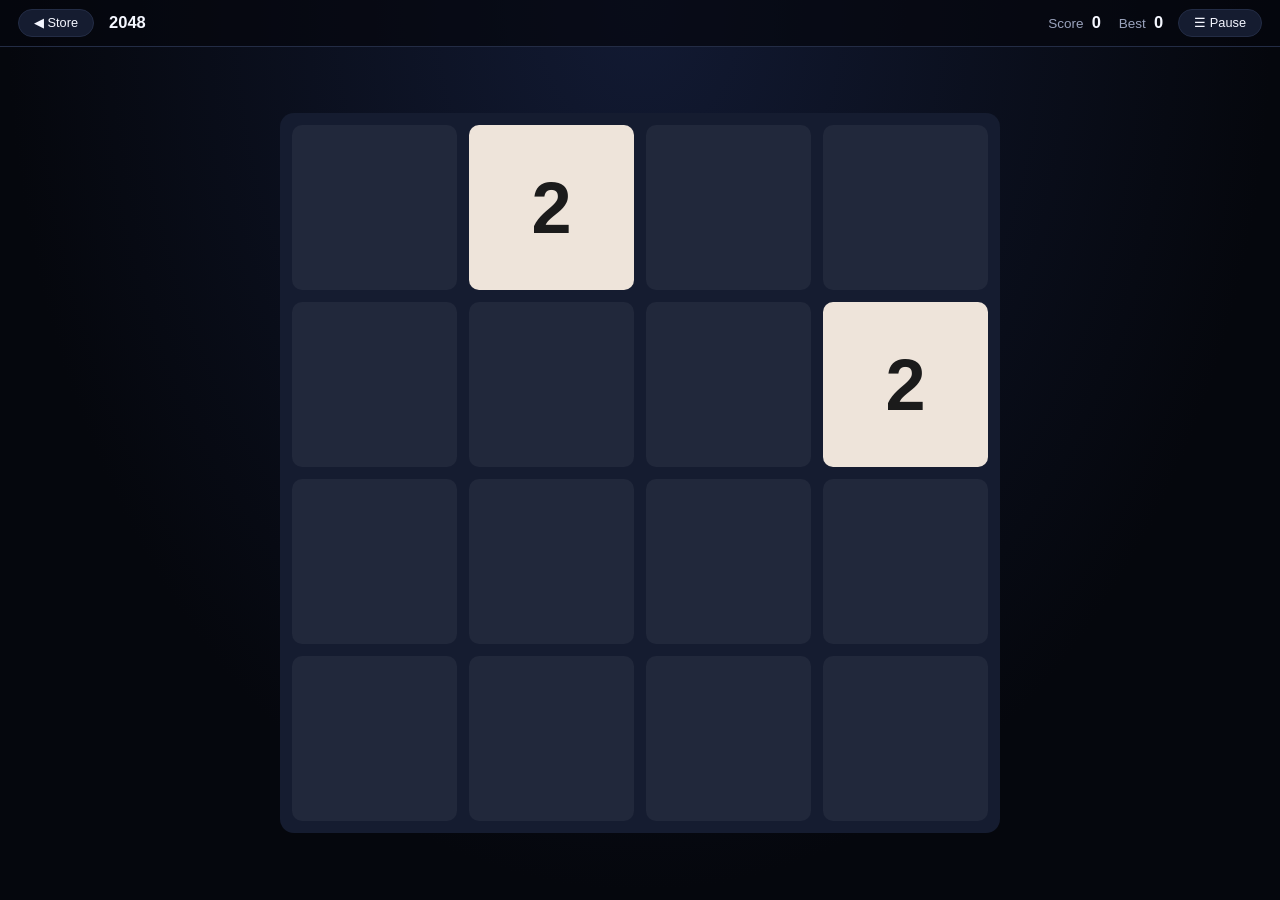
<file: ps5/games/games/2048/index.html>
<!doctype html>
<html lang="en">
<head>
<meta charset="utf-8">
<meta name="viewport" content="width=device-width, initial-scale=1, maximum-scale=1">
<title>2048</title>
<!-- SPDX-License-Identifier: GPL-3.0-or-later -->
<link rel="stylesheet" href="../../lib/kit.css">
<style>
  .board { position: relative; background: #151c30; border-radius: 14px; padding: 12px; box-sizing: border-box;
    display: grid; grid-template-columns: repeat(4, 1fr); grid-template-rows: repeat(4, 1fr); gap: 12px; }
  .cell, .t { border-radius: 10px; }
  .cell { background: rgba(255, 255, 255, 0.05); }
  .t { display: flex; align-items: center; justify-content: center; font-weight: 800; color: #1b1b1b; }
  .t.pop { -webkit-animation: pop 0.16s ease; animation: pop 0.16s ease; }
  @-webkit-keyframes pop { 0% { -webkit-transform: scale(0.6); } 100% { -webkit-transform: scale(1); } }
  @keyframes pop { 0% { transform: scale(0.6); } 100% { transform: scale(1); } }
</style>
</head>
<body>
<div class="kit-stage"><div class="board" id="board"></div></div>
<script src="../../lib/kit.js"></script>
<script>
(function () {
  'use strict';
  var N = 4;
  var COLORS = {
    2: ['#eee4da', '#1b1b1b'], 4: ['#ede0c8', '#1b1b1b'], 8: ['#f2b179', '#fff'], 16: ['#f59563', '#fff'],
    32: ['#f67c5f', '#fff'], 64: ['#f65e3b', '#fff'], 128: ['#edcf72', '#fff'], 256: ['#edcc61', '#fff'],
    512: ['#edc850', '#fff'], 1024: ['#edc53f', '#fff'], 2048: ['#edc22e', '#fff']
  };
  var board = document.getElementById('board');
  var grid, score, state, won, born;

  Kit.init({
    id: '2048', name: '2048',
    controls: [['D-pad', 'Slide the tiles'], ['Square', 'New game'], ['Options', 'Pause']],
    touch: [['x', '↺']]
  });

  function size() {
    var bar = document.querySelector('.kit-bar'), touch = document.querySelector('.kit-touch');
    var s = Math.min(window.innerWidth - 32, window.innerHeight - bar.offsetHeight - (touch ? touch.offsetHeight : 0) - 32, 720);
    board.style.width = s + 'px';
    board.style.height = s + 'px';
    board.style.fontSize = (s / 11) + 'px';
  }
  window.addEventListener('resize', size);
  size();

  function empty() {
    var out = [];
    for (var y = 0; y < N; y++) { for (var x = 0; x < N; x++) { if (!grid[y][x]) { out.push([x, y]); } } }
    return out;
  }

  function add() {
    var e = empty();
    if (!e.length) { return; }
    var p = e[Math.floor(Math.random() * e.length)];
    grid[p[1]][p[0]] = Math.random() < 0.9 ? 2 : 4;
    born[p[1] + ',' + p[0]] = true;
  }

  function begin() {
    grid = [];
    for (var y = 0; y < N; y++) { grid.push([0, 0, 0, 0]); }
    score = 0; won = false; born = {};
    Kit.setScore(0);
    add(); add();
    state = 'playing';
    Kit.banner(null);
    draw();
  }

  // Slides one line toward its start; returns [line, points].
  function slide(line) {
    var vals = line.filter(function (v) { return v; });
    var out = [], pts = 0, merged = [];
    for (var i = 0; i < vals.length; i++) {
      if (i + 1 < vals.length && vals[i] === vals[i + 1]) {
        out.push(vals[i] * 2);
        merged.push(out.length - 1);
        pts += vals[i] * 2;
        i++;
      } else {
        out.push(vals[i]);
      }
    }
    while (out.length < N) { out.push(0); }
    return [out, pts, merged];
  }

  function move(dir) {
    var moved = false;
    born = {};
    for (var i = 0; i < N; i++) {
      var line = [], k;
      for (k = 0; k < N; k++) { line.push(at(dir, i, k)); }
      var r = slide(line);
      for (k = 0; k < N; k++) {
        if (r[0][k] !== line[k]) { moved = true; }
        put(dir, i, k, r[0][k]);
      }
      for (var m = 0; m < r[2].length; m++) { born[key(dir, i, r[2][m])] = true; }
      score += r[1];
    }
    if (!moved) { return; }
    add();
    Kit.setScore(score);
    draw();
    if (!won && has(2048)) {
      won = true;
      Kit.submit(score);
      Kit.banner('2048!', 'You made it. Keep going for a higher score.', '✕  Keep going');
      state = 'won';
      return;
    }
    if (!canMove()) {
      state = 'over';
      var best = Kit.submit(score);
      Kit.banner('No moves left', 'Score ' + score + (best ? ' · new best!' : ''), '✕  New game');
    }
  }

  // Line i, position k, read in the direction of the slide.
  function coords(dir, i, k) {
    if (dir === 'left') { return [k, i]; }
    if (dir === 'right') { return [N - 1 - k, i]; }
    if (dir === 'up') { return [i, k]; }
    return [i, N - 1 - k];
  }
  function at(dir, i, k) { var c = coords(dir, i, k); return grid[c[1]][c[0]]; }
  function put(dir, i, k, v) { var c = coords(dir, i, k); grid[c[1]][c[0]] = v; }
  function key(dir, i, k) { var c = coords(dir, i, k); return c[1] + ',' + c[0]; }

  function has(v) {
    for (var y = 0; y < N; y++) { for (var x = 0; x < N; x++) { if (grid[y][x] >= v) { return true; } } }
    return false;
  }

  function canMove() {
    if (empty().length) { return true; }
    for (var y = 0; y < N; y++) {
      for (var x = 0; x < N; x++) {
        if (x + 1 < N && grid[y][x] === grid[y][x + 1]) { return true; }
        if (y + 1 < N && grid[y][x] === grid[y + 1][x]) { return true; }
      }
    }
    return false;
  }

  function draw() {
    board.innerHTML = '';
    for (var y = 0; y < N; y++) {
      for (var x = 0; x < N; x++) {
        var v = grid[y][x];
        var d = document.createElement('div');
        if (!v) {
          d.className = 'cell';
        } else {
          var c = COLORS[v] || ['#3c3a32', '#fff'];
          d.className = 't' + (born[y + ',' + x] ? ' pop' : '');
          d.style.background = c[0];
          d.style.color = c[1];
          d.style.fontSize = v >= 1024 ? '0.75em' : v >= 128 ? '0.9em' : '1.1em';
          d.textContent = v;
        }
        board.appendChild(d);
      }
    }
  }

  Kit.on(function (action) {
    if (state === 'won' && action === 'a') { state = 'playing'; Kit.banner(null); return; }
    if (state !== 'playing') {
      if (action === 'a') { begin(); }
      return;
    }
    if (action === 'x') { begin(); return; }
    if (action === 'up' || action === 'down' || action === 'left' || action === 'right') { move(action); }
  });

  // Swipes on a phone.
  var sx = 0, sy = 0;
  board.addEventListener('touchstart', function (e) { sx = e.touches[0].clientX; sy = e.touches[0].clientY; });
  board.addEventListener('touchmove', function (e) { e.preventDefault(); });
  board.addEventListener('touchend', function (e) {
    var dx = e.changedTouches[0].clientX - sx, dy = e.changedTouches[0].clientY - sy;
    if (state !== 'playing' || Math.max(Math.abs(dx), Math.abs(dy)) < 30) { return; }
    move(Math.abs(dx) > Math.abs(dy) ? (dx > 0 ? 'right' : 'left') : (dy > 0 ? 'down' : 'up'));
  });

  begin();
})();
</script>
</body>
</html>
</file>
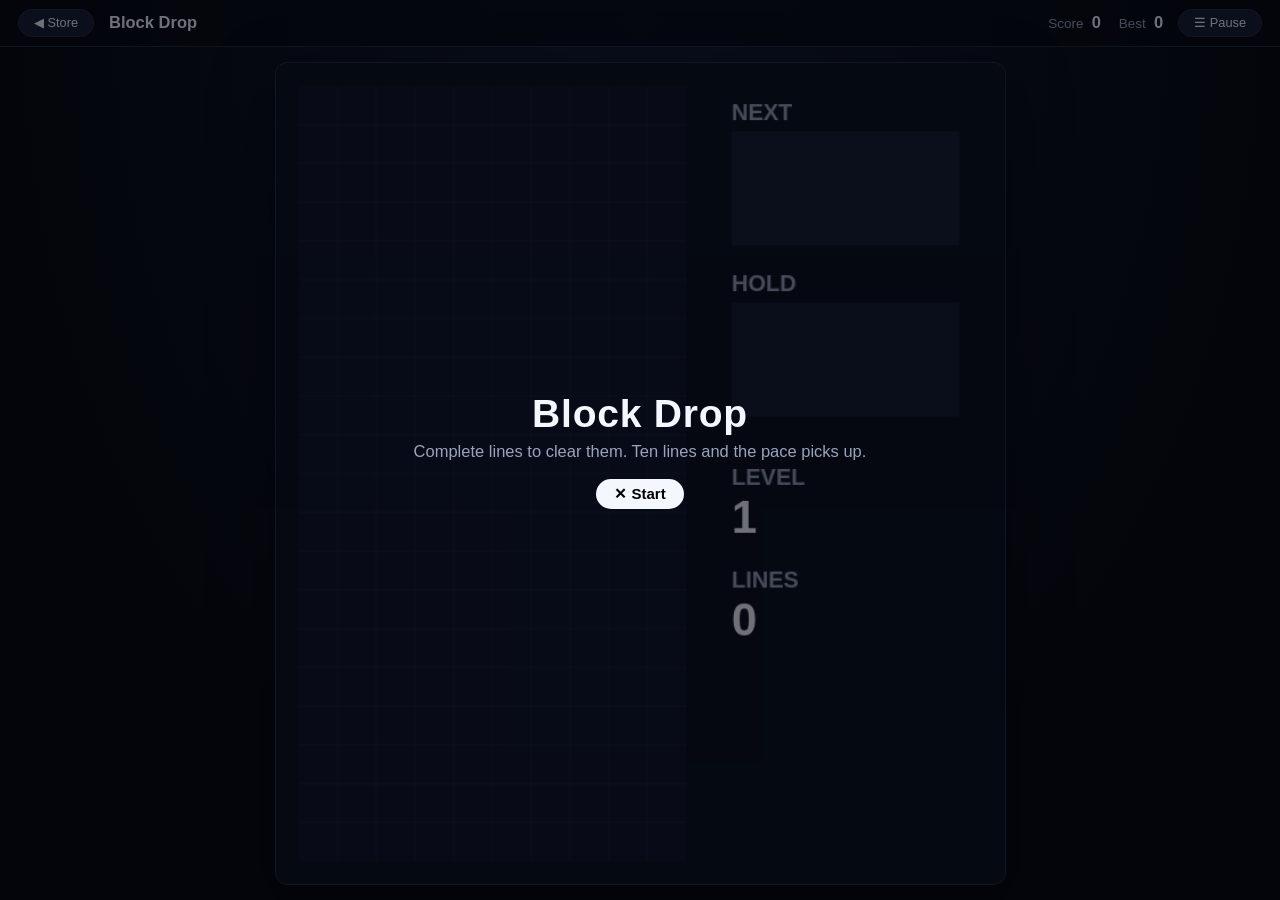
<file: ps5/games/games/blocks/index.html>
<!doctype html>
<html lang="en">
<head>
<meta charset="utf-8">
<meta name="viewport" content="width=device-width, initial-scale=1, maximum-scale=1">
<title>Block Drop</title>
<!-- SPDX-License-Identifier: GPL-3.0-or-later -->
<link rel="stylesheet" href="../../lib/kit.css">
</head>
<body>
<div class="kit-stage"><canvas id="c" width="640" height="720"></canvas></div>
<script src="../../lib/kit.js"></script>
<script>
(function () {
  'use strict';
  var W = 10, H = 20, CELL = 34, OX = 20, OY = 20;
  var canvas = document.getElementById('c');
  var ctx = canvas.getContext('2d');

  var SHAPES = {
    I: [[0, 1], [1, 1], [2, 1], [3, 1]],
    O: [[1, 0], [2, 0], [1, 1], [2, 1]],
    T: [[1, 0], [0, 1], [1, 1], [2, 1]],
    S: [[1, 0], [2, 0], [0, 1], [1, 1]],
    Z: [[0, 0], [1, 0], [1, 1], [2, 1]],
    J: [[0, 0], [0, 1], [1, 1], [2, 1]],
    L: [[2, 0], [0, 1], [1, 1], [2, 1]]
  };
  var COLORS = { I: '#38d9f5', O: '#ffd23f', T: '#b15cff', S: '#3ddc97', Z: '#ff5d6c', J: '#3d7bff', L: '#ff9f43' };
  var NAMES = 'IOTSZJL';

  var board, piece, next, hold, canHold, bag, score, lines, level, state, dropAt, flash;

  Kit.init({
    id: 'blocks', name: 'Block Drop',
    controls: [['Left / Right', 'Move'], ['Up or Triangle', 'Rotate'], ['Circle', 'Rotate back'],
      ['Down', 'Soft drop'], ['Cross', 'Hard drop'], ['Square', 'Hold'], ['Options', 'Pause']],
    touch: [['x', 'H'], ['y', '↻'], ['a', '⤓']]
  });
  Kit.fit(canvas, canvas.width / canvas.height);

  function newBag() {
    var b = NAMES.split('');
    for (var i = b.length - 1; i > 0; i--) {
      var j = Math.floor(Math.random() * (i + 1));
      var t = b[i]; b[i] = b[j]; b[j] = t;
    }
    return b;
  }

  function take() {
    if (!bag.length) { bag = newBag(); }
    return bag.shift();
  }

  function spawn(kind) {
    piece = { kind: kind, cells: SHAPES[kind].map(function (c) { return [c[0], c[1]]; }), x: 3, y: 0 };
    if (collides(piece.cells, piece.x, piece.y)) { over(); }
  }

  function collides(cells, x, y) {
    for (var i = 0; i < cells.length; i++) {
      var cx = cells[i][0] + x, cy = cells[i][1] + y;
      if (cx < 0 || cx >= W || cy >= H) { return true; }
      if (cy >= 0 && board[cy][cx]) { return true; }
    }
    return false;
  }

  function rotate(dirn) {
    if (piece.kind === 'O') { return; }
    var size = piece.kind === 'I' ? 4 : 3;
    var cells = piece.cells.map(function (c) {
      return dirn > 0 ? [size - 1 - c[1], c[0]] : [c[1], size - 1 - c[0]];
    });
    // Wall kicks: try in place, then a step either side, then up.
    var kicks = [[0, 0], [-1, 0], [1, 0], [-2, 0], [2, 0], [0, -1]];
    for (var i = 0; i < kicks.length; i++) {
      if (!collides(cells, piece.x + kicks[i][0], piece.y + kicks[i][1])) {
        piece.cells = cells;
        piece.x += kicks[i][0];
        piece.y += kicks[i][1];
        return;
      }
    }
  }

  function shift(dx, dy) {
    if (!collides(piece.cells, piece.x + dx, piece.y + dy)) {
      piece.x += dx;
      piece.y += dy;
      return true;
    }
    return false;
  }

  function lock() {
    for (var i = 0; i < piece.cells.length; i++) {
      var cy = piece.cells[i][1] + piece.y;
      if (cy < 0) { over(); return; }
      board[cy][piece.cells[i][0] + piece.x] = piece.kind;
    }
    var cleared = 0;
    for (var y = H - 1; y >= 0; y--) {
      var full = true;
      for (var x = 0; x < W; x++) { if (!board[y][x]) { full = false; break; } }
      if (full) {
        board.splice(y, 1);
        board.unshift(emptyRow());
        cleared++;
        y++;
      }
    }
    if (cleared) {
      score += [0, 100, 300, 500, 800][cleared] * level;
      lines += cleared;
      level = 1 + Math.floor(lines / 10);
      flash = Date.now();
      Kit.setScore(score);
    }
    canHold = true;
    spawn(next);
    next = take();
  }

  function emptyRow() {
    var r = [];
    for (var x = 0; x < W; x++) { r.push(null); }
    return r;
  }

  function interval() {
    return Math.max(70, 800 * Math.pow(0.82, level - 1));
  }

  function begin() {
    board = [];
    for (var y = 0; y < H; y++) { board.push(emptyRow()); }
    bag = newBag();
    score = 0; lines = 0; level = 1; hold = null; canHold = true; flash = 0;
    Kit.setScore(0);
    state = 'playing';
    spawn(take());
    next = take();
    dropAt = Date.now() + interval();
    Kit.banner(null);
  }

  function over() {
    state = 'over';
    var best = Kit.submit(score);
    Kit.banner('Game over', 'Score ' + score + ' · ' + lines + ' lines' + (best ? ' · new best!' : ''), '✕  Play again');
  }

  Kit.on(function (action) {
    if (state !== 'playing') {
      if (action === 'a') { begin(); }
      return;
    }
    if (action === 'left') { shift(-1, 0); }
    if (action === 'right') { shift(1, 0); }
    if (action === 'down') {
      if (shift(0, 1)) { score += 1; Kit.setScore(score); } else { lock(); }
      dropAt = Date.now() + interval();
    }
    if (action === 'up' || action === 'y') { rotate(1); }
    if (action === 'b') { rotate(-1); }
    if (action === 'a') {
      var n = 0;
      while (shift(0, 1)) { n++; }
      score += n * 2;
      Kit.setScore(score);
      lock();
      dropAt = Date.now() + interval();
    }
    if (action === 'x' && canHold) {
      var k = piece.kind;
      if (hold) { spawn(hold); } else { spawn(next); next = take(); }
      hold = k;
      canHold = false;
    }
  });

  function cell(x, y, kind, size, alpha) {
    ctx.globalAlpha = alpha || 1;
    ctx.fillStyle = COLORS[kind];
    ctx.fillRect(x + 1, y + 1, size - 2, size - 2);
    ctx.fillStyle = 'rgba(255,255,255,0.28)';
    ctx.fillRect(x + 1, y + 1, size - 2, 5);
    ctx.fillStyle = 'rgba(0,0,0,0.22)';
    ctx.fillRect(x + 1, y + size - 6, size - 2, 5);
    ctx.globalAlpha = 1;
  }

  function preview(kind, x, y, label) {
    ctx.fillStyle = '#9aa3bd';
    ctx.font = '600 20px sans-serif';
    ctx.fillText(label, x, y);
    ctx.fillStyle = '#151c30';
    ctx.fillRect(x, y + 10, 200, 100);
    if (!kind) { return; }
    var s = 28, cells = SHAPES[kind];
    var w = kind === 'I' ? 4 : kind === 'O' ? 2 : 3, h = kind === 'I' ? 1 : 2;
    var ox = x + 100 - (w * s) / 2 - (kind === 'O' ? s : 0), oy = y + 60 - (h * s) / 2 - (kind === 'I' ? s : 0);
    for (var i = 0; i < cells.length; i++) { cell(ox + cells[i][0] * s, oy + cells[i][1] * s, kind, s); }
  }

  function draw() {
    ctx.fillStyle = '#0a0f1c';
    ctx.fillRect(0, 0, canvas.width, canvas.height);
    ctx.fillStyle = flash && Date.now() - flash < 150 ? '#1e2a4a' : '#0f1528';
    ctx.fillRect(OX, OY, W * CELL, H * CELL);
    ctx.strokeStyle = 'rgba(255,255,255,0.04)';
    for (var gx = 1; gx < W; gx++) { ctx.beginPath(); ctx.moveTo(OX + gx * CELL, OY); ctx.lineTo(OX + gx * CELL, OY + H * CELL); ctx.stroke(); }
    for (var gy = 1; gy < H; gy++) { ctx.beginPath(); ctx.moveTo(OX, OY + gy * CELL); ctx.lineTo(OX + W * CELL, OY + gy * CELL); ctx.stroke(); }
    if (board) {
      for (var y = 0; y < H; y++) {
        for (var x = 0; x < W; x++) {
          if (board[y][x]) { cell(OX + x * CELL, OY + y * CELL, board[y][x], CELL); }
        }
      }
    }
    if (piece && state === 'playing') {
      var gyDrop = 0;
      while (!collides(piece.cells, piece.x, piece.y + gyDrop + 1)) { gyDrop++; }
      for (var i = 0; i < piece.cells.length; i++) {
        var px = piece.cells[i][0] + piece.x, py = piece.cells[i][1] + piece.y;
        if (py + gyDrop >= 0) { cell(OX + px * CELL, OY + (py + gyDrop) * CELL, piece.kind, CELL, 0.22); }
        if (py >= 0) { cell(OX + px * CELL, OY + py * CELL, piece.kind, CELL); }
      }
    }
    var sx = OX + W * CELL + 40;
    preview(next, sx, 50, 'NEXT');
    preview(hold, sx, 200, 'HOLD');
    ctx.fillStyle = '#9aa3bd';
    ctx.font = '600 20px sans-serif';
    ctx.fillText('LEVEL', sx, 370);
    ctx.fillText('LINES', sx, 460);
    ctx.fillStyle = '#f5f7ff';
    ctx.font = '700 40px sans-serif';
    ctx.fillText(String(level || 1), sx, 412);
    ctx.fillText(String(lines || 0), sx, 502);
  }

  function frame() {
    if (state === 'playing' && !Kit.paused()) {
      var now = Date.now();
      if (now >= dropAt) {
        if (!shift(0, 1)) { lock(); }
        dropAt = now + interval();
      }
    } else if (state === 'playing') {
      dropAt = Date.now() + interval();
    }
    draw();
    window.requestAnimationFrame(frame);
  }

  state = 'ready';
  Kit.banner('Block Drop', 'Complete lines to clear them. Ten lines and the pace picks up.', '✕  Start');
  frame();
})();
</script>
</body>
</html>
</file>
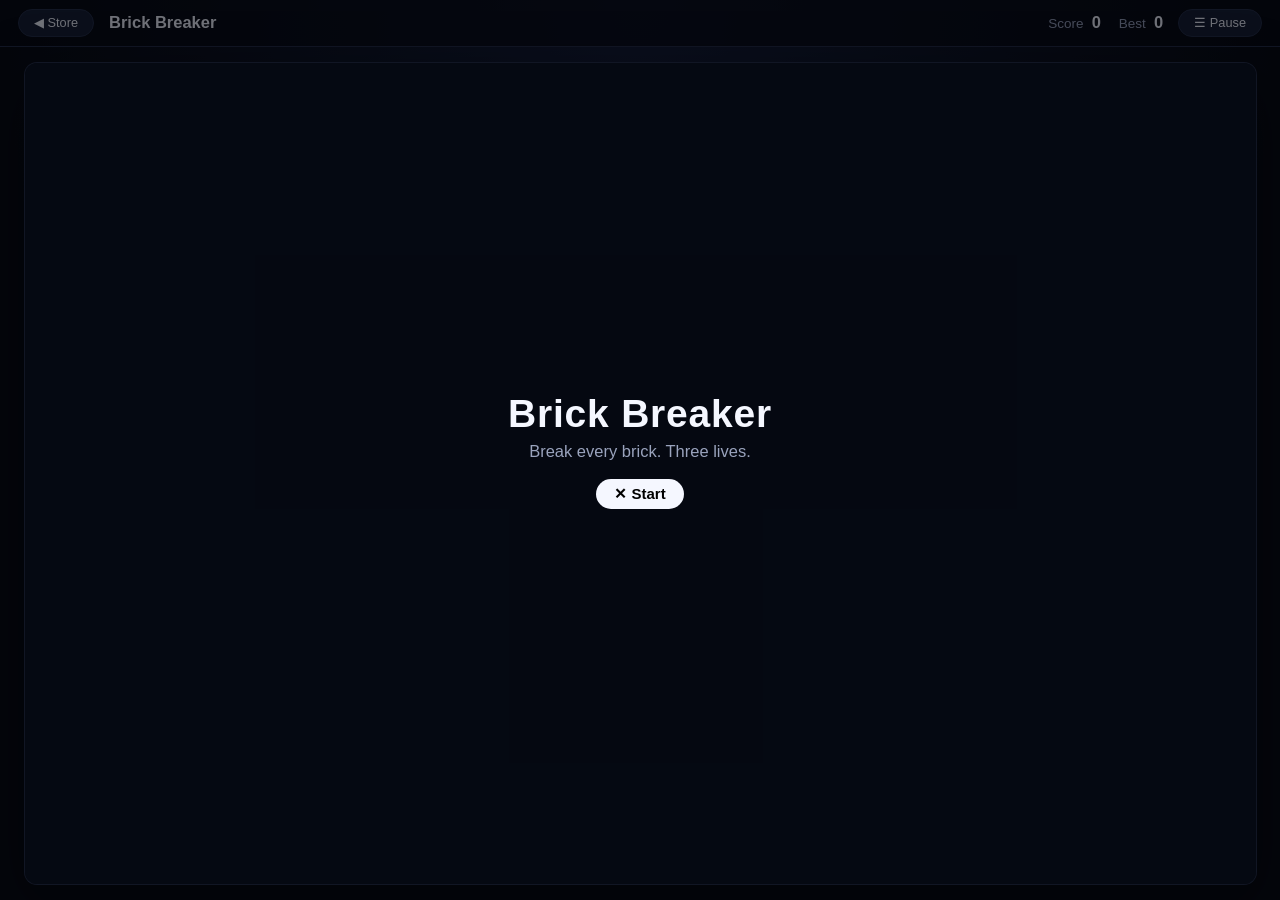
<file: ps5/games/games/breakout/index.html>
<!doctype html>
<html lang="en">
<head>
<meta charset="utf-8">
<meta name="viewport" content="width=device-width, initial-scale=1, maximum-scale=1">
<title>Brick Breaker</title>
<!-- SPDX-License-Identifier: GPL-3.0-or-later -->
<link rel="stylesheet" href="../../lib/kit.css">
</head>
<body>
<div class="kit-stage"><canvas id="c" width="960" height="640"></canvas></div>
<script src="../../lib/kit.js"></script>
<script>
(function () {
  'use strict';
  var CW = 960, CH = 640;
  var COLS = 12, BW = 72, BH = 24, GAP = 6, TOP = 70;
  var LEFT = (CW - (COLS * BW + (COLS - 1) * GAP)) / 2;
  var ROW_COLORS = ['#ff5d6c', '#ff9f43', '#ffd23f', '#3ddc97', '#38d9f5', '#3d7bff', '#b15cff'];
  var canvas = document.getElementById('c');
  var ctx = canvas.getContext('2d');

  var paddle, ball, bricks, lives, level, score, state, last, mouseX = null;

  Kit.init({
    id: 'breakout', name: 'Brick Breaker',
    controls: [['Left / Right', 'Move the paddle'], ['Cross', 'Launch the ball'], ['Mouse or finger', 'Move the paddle'], ['Options', 'Pause']],
    touch: [['a', '✕']]
  });
  Kit.fit(canvas, CW / CH);

  // Rows of bricks per level; tougher bricks (2 hits) from level 3.
  function build() {
    bricks = [];
    var rows = Math.min(7, 4 + level);
    for (var r = 0; r < rows; r++) {
      for (var c = 0; c < COLS; c++) {
        if (level % 2 === 0 && (r + c) % 5 === 0) { continue; }  // gaps on even levels
        bricks.push({
          x: LEFT + c * (BW + GAP), y: TOP + r * (BH + GAP),
          hits: level >= 3 && r < 2 ? 2 : 1, color: ROW_COLORS[r % ROW_COLORS.length],
          points: (rows - r) * 10
        });
      }
    }
  }

  function serve() {
    ball = { x: paddle.x, y: paddle.y - 14, vx: 0, vy: 0, r: 9, stuck: true };
  }

  function begin() {
    lives = 3; level = 1; score = 0;
    Kit.setScore(0);
    paddle = { x: CW / 2, y: CH - 40, w: 130, h: 14 };
    build();
    serve();
    state = 'playing';
    Kit.banner(null);
    last = Date.now();
  }

  function launch() {
    if (!ball.stuck) { return; }
    var speed = 430 + level * 40;
    var a = -Math.PI / 2 + (Math.random() - 0.5) * 0.6;
    ball.vx = Math.cos(a) * speed;
    ball.vy = Math.sin(a) * speed;
    ball.stuck = false;
  }

  Kit.on(function (action) {
    if (state !== 'playing') {
      if (action === 'a') {
        if (state === 'cleared') { nextLevel(); } else { begin(); }
      }
      return;
    }
    if (action === 'a') { launch(); }
  });

  // A mouse, the PS5's cursor or a finger moves the paddle too.
  function pointer(clientX) {
    var r = canvas.getBoundingClientRect();
    mouseX = (clientX - r.left) / r.width * CW;
  }
  canvas.addEventListener('mousemove', function (e) { pointer(e.clientX); });
  canvas.addEventListener('touchmove', function (e) { e.preventDefault(); pointer(e.touches[0].clientX); });
  canvas.addEventListener('click', function () { if (state === 'playing') { launch(); } });

  function nextLevel() {
    level++;
    build();
    serve();
    state = 'playing';
    Kit.banner(null);
    last = Date.now();
  }

  function update(dt) {
    var speed = 720;
    if (Kit.held('left')) { paddle.x -= speed * dt; mouseX = null; }
    if (Kit.held('right')) { paddle.x += speed * dt; mouseX = null; }
    if (mouseX !== null) { paddle.x += (mouseX - paddle.x) * Math.min(1, dt * 18); }
    paddle.x = Math.max(paddle.w / 2, Math.min(CW - paddle.w / 2, paddle.x));
    if (ball.stuck) {
      ball.x = paddle.x;
      ball.y = paddle.y - 14;
      return;
    }
    ball.x += ball.vx * dt;
    ball.y += ball.vy * dt;
    if (ball.x < ball.r) { ball.x = ball.r; ball.vx = Math.abs(ball.vx); }
    if (ball.x > CW - ball.r) { ball.x = CW - ball.r; ball.vx = -Math.abs(ball.vx); }
    if (ball.y < ball.r) { ball.y = ball.r; ball.vy = Math.abs(ball.vy); }
    // The paddle: where it hits sets the angle.
    if (ball.vy > 0 && ball.y + ball.r >= paddle.y - paddle.h / 2 && ball.y < paddle.y + paddle.h &&
        Math.abs(ball.x - paddle.x) <= paddle.w / 2 + ball.r) {
      var off = (ball.x - paddle.x) / (paddle.w / 2);
      var sp = Math.min(900, Math.sqrt(ball.vx * ball.vx + ball.vy * ball.vy) * 1.015);
      var a = -Math.PI / 2 + off * 1.05;
      ball.vx = Math.cos(a) * sp;
      ball.vy = Math.sin(a) * sp;
      ball.y = paddle.y - paddle.h / 2 - ball.r;
    }
    for (var i = 0; i < bricks.length; i++) {
      var b = bricks[i];
      if (ball.x + ball.r < b.x || ball.x - ball.r > b.x + BW || ball.y + ball.r < b.y || ball.y - ball.r > b.y + BH) { continue; }
      // Bounce off the side it came through: the smaller overlap.
      var ox = Math.min(ball.x + ball.r - b.x, b.x + BW - (ball.x - ball.r));
      var oy = Math.min(ball.y + ball.r - b.y, b.y + BH - (ball.y - ball.r));
      if (ox < oy) { ball.vx = -ball.vx; } else { ball.vy = -ball.vy; }
      b.hits--;
      if (b.hits <= 0) {
        score += b.points;
        Kit.setScore(score);
        bricks.splice(i, 1);
      }
      break;
    }
    if (!bricks.length) {
      state = 'cleared';
      score += 500;
      Kit.setScore(score);
      Kit.banner('Level ' + level + ' cleared', '+500 bonus', '✕  Next level');
      return;
    }
    if (ball.y > CH + 20) {
      lives--;
      if (lives <= 0) {
        state = 'over';
        var best = Kit.submit(score);
        Kit.banner('Game over', 'Score ' + score + ' · level ' + level + (best ? ' · new best!' : ''), '✕  Play again');
      } else {
        serve();
      }
    }
  }

  function draw() {
    ctx.fillStyle = '#0a0f1c';
    ctx.fillRect(0, 0, CW, CH);
    if (!paddle) { return; }
    for (var i = 0; i < bricks.length; i++) {
      var b = bricks[i];
      ctx.fillStyle = b.color;
      ctx.globalAlpha = b.hits > 1 ? 1 : 0.85;
      ctx.fillRect(b.x, b.y, BW, BH);
      ctx.globalAlpha = 1;
      ctx.fillStyle = 'rgba(255,255,255,0.3)';
      ctx.fillRect(b.x, b.y, BW, 4);
      if (b.hits > 1) {
        ctx.strokeStyle = '#fff';
        ctx.lineWidth = 2;
        ctx.strokeRect(b.x + 3, b.y + 3, BW - 6, BH - 6);
      }
    }
    ctx.shadowBlur = 18;
    ctx.shadowColor = '#ffb703';
    ctx.fillStyle = '#f5f7ff';
    ctx.fillRect(paddle.x - paddle.w / 2, paddle.y - paddle.h / 2, paddle.w, paddle.h);
    ctx.beginPath();
    ctx.arc(ball.x, ball.y, ball.r, 0, Math.PI * 2);
    ctx.fillStyle = '#ffd23f';
    ctx.fill();
    ctx.shadowBlur = 0;
    ctx.fillStyle = '#9aa3bd';
    ctx.font = '600 20px sans-serif';
    ctx.fillText('LEVEL ' + level, 20, 36);
    var hearts = '';
    for (var l = 0; l < lives; l++) { hearts += '♥ '; }
    ctx.fillStyle = '#ff5d6c';
    ctx.textAlign = 'right';
    ctx.fillText(hearts, CW - 20, 36);
    ctx.textAlign = 'left';
    if (ball.stuck && state === 'playing') {
      ctx.fillStyle = '#9aa3bd';
      ctx.textAlign = 'center';
      ctx.fillText('✕ to launch', CW / 2, CH - 90);
      ctx.textAlign = 'left';
    }
  }

  function frame() {
    var now = Date.now();
    var dt = Math.min(0.05, (now - last) / 1000);
    last = now;
    if (state === 'playing' && !Kit.paused()) {
      // Small steps, so a fast ball does not pass through a brick.
      var steps = 4;
      for (var s = 0; s < steps && state === 'playing'; s++) { update(dt / steps); }
    }
    draw();
    window.requestAnimationFrame(frame);
  }

  state = 'ready';
  last = Date.now();
  Kit.banner('Brick Breaker', 'Break every brick. Three lives.', '✕  Start');
  frame();
})();
</script>
</body>
</html>
</file>
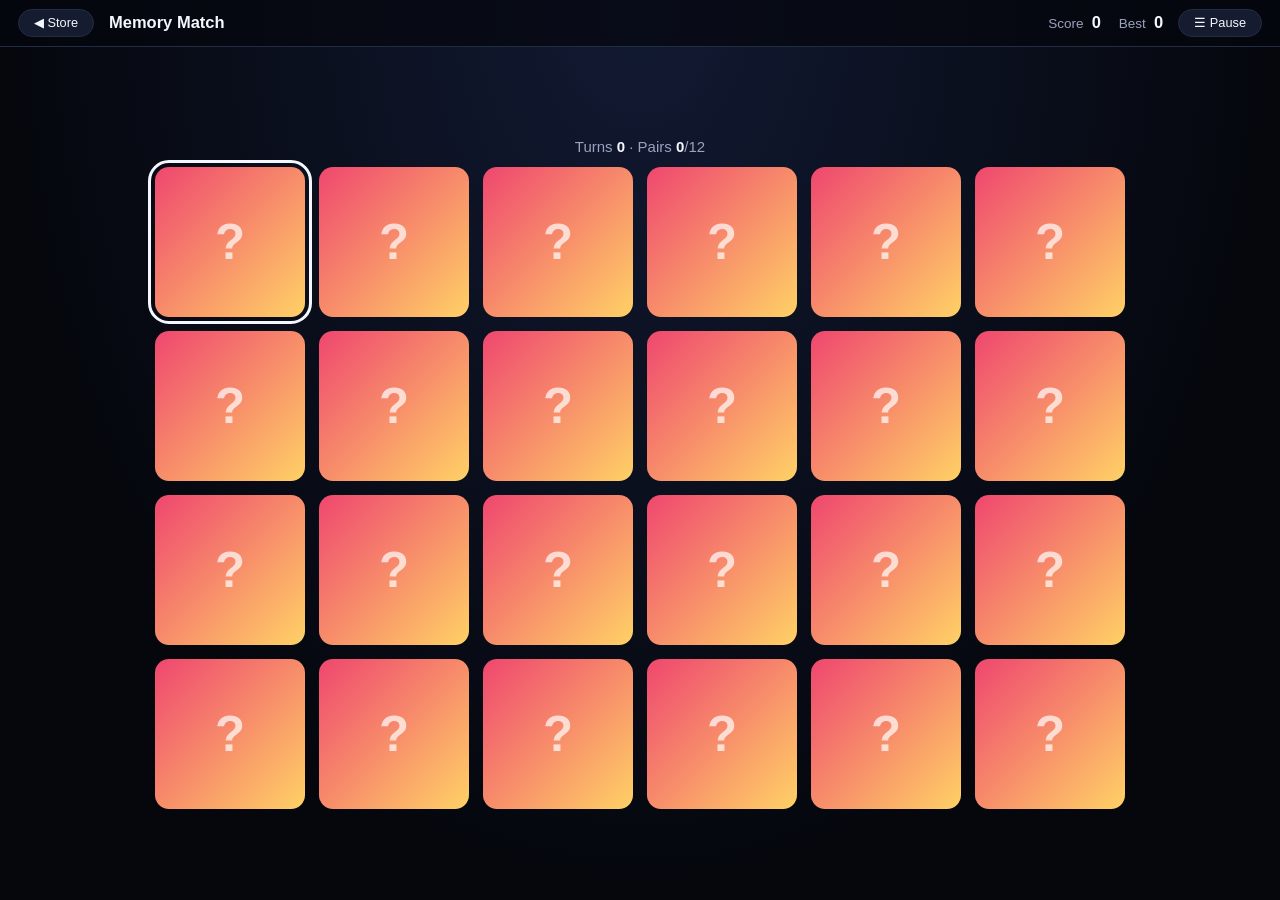
<file: ps5/games/games/memory/index.html>
<!doctype html>
<html lang="en">
<head>
<meta charset="utf-8">
<meta name="viewport" content="width=device-width, initial-scale=1, maximum-scale=1">
<title>Memory Match</title>
<!-- SPDX-License-Identifier: GPL-3.0-or-later -->
<link rel="stylesheet" href="../../lib/kit.css">
<style>
  .grid { display: grid; grid-template-columns: repeat(6, 1fr); gap: 14px; }
  .card { position: relative; border-radius: 14px; cursor: pointer; -webkit-perspective: 600px; perspective: 600px; }
  .face, .back { position: absolute; left: 0; top: 0; right: 0; bottom: 0; border-radius: 14px; display: flex; align-items: center; justify-content: center;
    -webkit-backface-visibility: hidden; backface-visibility: hidden; -webkit-transition: -webkit-transform 0.3s; transition: transform 0.3s; }
  .back { background: linear-gradient(135deg, #ef476f, #ffd166); }
  .back:after { content: "?"; font-size: 0.6em; font-weight: 800; color: rgba(255, 255, 255, 0.7); }
  .face { background: #f5f7ff; -webkit-transform: rotateY(180deg); transform: rotateY(180deg); }
  .card.up .back { -webkit-transform: rotateY(180deg); transform: rotateY(180deg); }
  .card.up .face { -webkit-transform: rotateY(0deg); transform: rotateY(0deg); }
  .card.done .face { background: #3ddc97; }
  .card.cur { outline: 3px solid #f5f7ff; outline-offset: 4px; }
  .turns { text-align: center; color: #9aa3bd; margin-bottom: 12px; }
  .turns b { color: #f5f7ff; }
</style>
</head>
<body>
<div class="kit-stage"><div><div class="turns">Turns <b id="turns">0</b> · Pairs <b id="pairs">0</b>/12</div><div class="grid" id="grid"></div></div></div>
<script src="../../lib/kit.js"></script>
<script>
(function () {
  'use strict';
  var COLS = 6, ROWS = 4;
  // Shapes drawn as text, so there is nothing to load.
  var SYMBOLS = ['★', '♥', '♫', '☀', '☾', '☂', '☘', '♞', '✈', '❄', '⚓', '☯'];
  var TINTS = ['#ef476f', '#e63946', '#3d7bff', '#ff9f43', '#7b3dff', '#00a3ff', '#2a9d8f', '#1b1b1b', '#0077b6', '#38b6ff', '#264653', '#b15cff'];
  var grid = document.getElementById('grid');
  var cards, cur, first, second, turns, pairs, lock, state;

  Kit.init({
    id: 'memory', name: 'Memory Match',
    controls: [['D-pad', 'Move'], ['Cross', 'Turn a card'], ['Square', 'New game'], ['Options', 'Pause']]
  });

  function layout() {
    var bar = document.querySelector('.kit-bar');
    var s = Math.floor(Math.min((window.innerWidth - 48 - 14 * (COLS - 1)) / COLS,
      (window.innerHeight - bar.offsetHeight - 110 - 14 * (ROWS - 1)) / ROWS, 150));
    grid.style.gridTemplateColumns = 'repeat(' + COLS + ', ' + s + 'px)';
    grid.style.gridAutoRows = s + 'px';
    grid.style.fontSize = Math.floor(s * 0.55) + 'px';
  }
  window.addEventListener('resize', layout);

  function begin() {
    var ids = [];
    for (var i = 0; i < SYMBOLS.length; i++) { ids.push(i, i); }
    for (var j = ids.length - 1; j > 0; j--) {
      var k = Math.floor(Math.random() * (j + 1));
      var t = ids[j]; ids[j] = ids[k]; ids[k] = t;
    }
    cards = ids.map(function (id) { return { id: id, up: false, done: false }; });
    cur = 0; first = -1; second = -1; turns = 0; pairs = 0; lock = false; state = 'playing';
    Kit.setScore(0);
    Kit.banner(null);
    build();
    draw();
  }

  function build() {
    grid.innerHTML = '';
    for (var i = 0; i < cards.length; i++) {
      var c = document.createElement('div');
      c.className = 'card';
      var back = document.createElement('div');
      back.className = 'back';
      var face = document.createElement('div');
      face.className = 'face';
      face.textContent = SYMBOLS[cards[i].id];
      face.style.color = TINTS[cards[i].id];
      c.appendChild(back);
      c.appendChild(face);
      c.onclick = (function (n) { return function () { if (state === 'playing') { cur = n; flip(n); } }; })(i);
      grid.appendChild(c);
    }
  }

  function draw() {
    for (var i = 0; i < cards.length; i++) {
      var c = cards[i];
      grid.children[i].className = 'card' + (c.up || c.done ? ' up' : '') + (c.done ? ' done' : '') + (i === cur && state === 'playing' ? ' cur' : '');
    }
    document.getElementById('turns').textContent = turns;
    document.getElementById('pairs').textContent = pairs;
  }

  function flip(i) {
    var c = cards[i];
    if (lock || c.up || c.done) { return; }
    c.up = true;
    if (first < 0) {
      first = i;
    } else {
      second = i;
      turns++;
      lock = true;
      var a = cards[first], b = cards[second];
      if (a.id === b.id) {
        a.done = b.done = true;
        pairs++;
        reset();
        if (pairs === SYMBOLS.length) { win(); }
      } else {
        window.setTimeout(function () { a.up = b.up = false; reset(); draw(); }, 800);
      }
    }
    draw();
  }

  function reset() { first = -1; second = -1; lock = false; }

  function win() {
    state = 'won';
    var score = Math.max(100, 1000 - (turns - SYMBOLS.length) * 25);
    Kit.setScore(score);
    var best = Kit.submit(score);
    window.setTimeout(function () {
      Kit.banner('All pairs found!', turns + ' turns · ' + score + ' points' + (best ? ' · new best!' : ''), '✕  Play again');
    }, 400);
  }

  Kit.on(function (action) {
    if (state !== 'playing') {
      if (action === 'a') { begin(); }
      return;
    }
    if (action === 'left') { cur = (cur + cards.length - 1) % cards.length; }
    if (action === 'right') { cur = (cur + 1) % cards.length; }
    if (action === 'up') { cur = (cur - COLS + cards.length) % cards.length; }
    if (action === 'down') { cur = (cur + COLS) % cards.length; }
    if (action === 'a') { flip(cur); return; }
    if (action === 'x') { begin(); return; }
    draw();
  });

  layout();
  begin();
})();
</script>
</body>
</html>
</file>
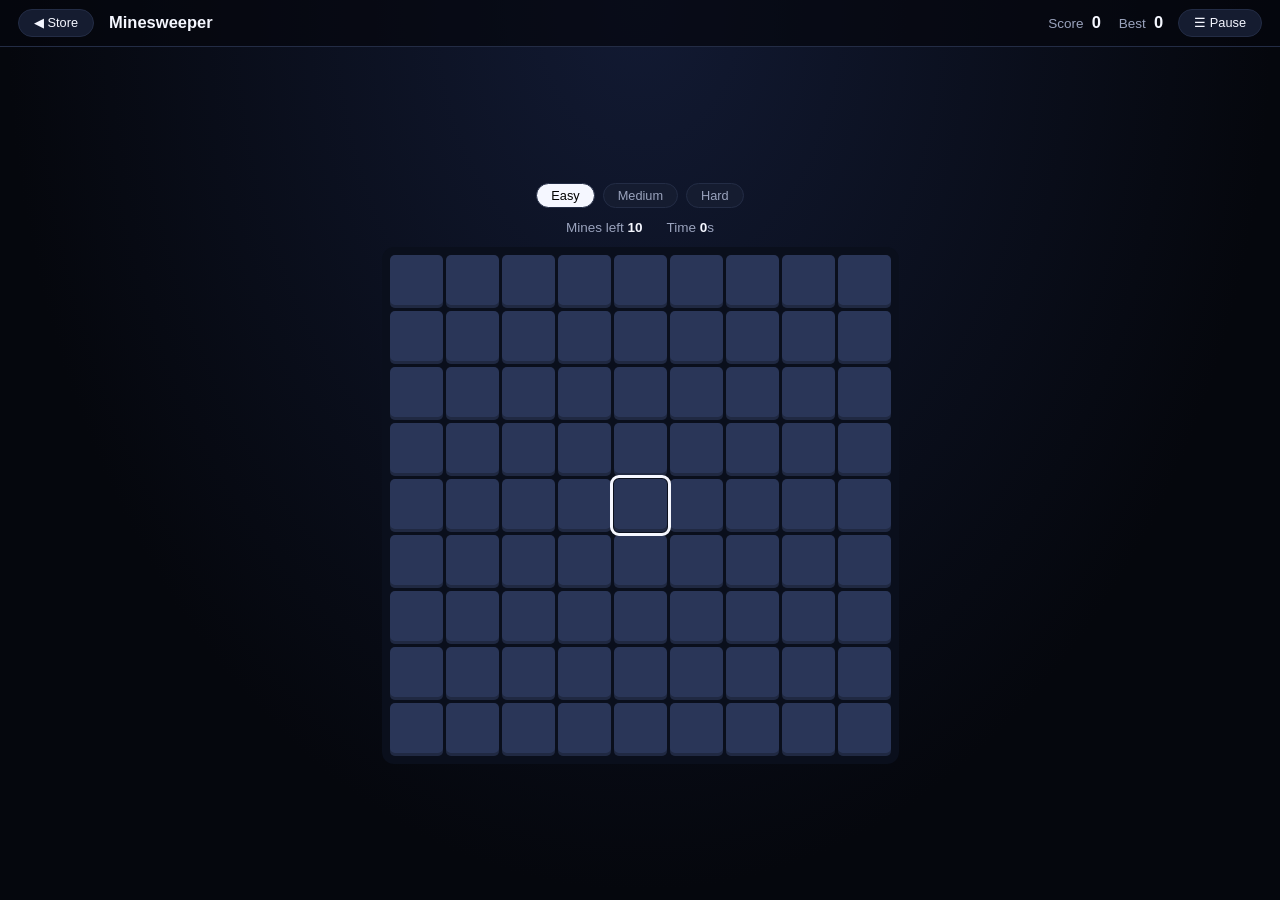
<file: ps5/games/games/mines/index.html>
<!doctype html>
<html lang="en">
<head>
<meta charset="utf-8">
<meta name="viewport" content="width=device-width, initial-scale=1, maximum-scale=1">
<title>Minesweeper</title>
<!-- SPDX-License-Identifier: GPL-3.0-or-later -->
<link rel="stylesheet" href="../../lib/kit.css">
<style>
  .wrap { display: flex; flex-direction: column; align-items: center; gap: 12px; }
  .info { display: flex; gap: 24px; color: #9aa3bd; font-size: 0.9rem; }
  .info b { color: #f5f7ff; }
  .levels { display: flex; gap: 8px; }
  .levels button { background: #151c30; border: 1px solid #232c45; border-radius: 999px; padding: 4px 14px; font-size: 0.85rem; color: #9aa3bd; }
  .levels button.on { background: #f5f7ff; color: #000; }
  .field { display: grid; gap: 3px; background: #0a0f1c; padding: 8px; border-radius: 12px; }
  .sq { display: flex; align-items: center; justify-content: center; border-radius: 5px; font-weight: 800;
    background: #2a3658; box-shadow: inset 0 -3px 0 rgba(0, 0, 0, 0.25); cursor: pointer; }
  .sq.open { background: #121a2e; box-shadow: none; cursor: default; }
  .sq.cur { outline: 3px solid #f5f7ff; outline-offset: 1px; position: relative; z-index: 1; }
  .sq.boom { background: #ff5d6c; }
  .n1 { color: #5aa9ff; } .n2 { color: #3ddc97; } .n3 { color: #ff5d6c; } .n4 { color: #b15cff; }
  .n5 { color: #ff9f43; } .n6 { color: #38d9f5; } .n7 { color: #f5f7ff; } .n8 { color: #9aa3bd; }
</style>
</head>
<body>
<div class="kit-stage">
  <div class="wrap">
    <div class="levels" id="levels"></div>
    <div class="info"><span>Mines left <b id="left">0</b></span><span>Time <b id="time">0</b>s</span></div>
    <div class="field" id="field"></div>
  </div>
</div>
<script src="../../lib/kit.js"></script>
<script>
(function () {
  'use strict';
  var LEVELS = [{ name: 'Easy', w: 9, h: 9, m: 10 }, { name: 'Medium', w: 16, h: 12, m: 30 }, { name: 'Hard', w: 22, h: 14, m: 60 }];
  var level = Kit.store('mines.level') || 0;
  var field = document.getElementById('field');
  var cells, W, H, M, cx, cy, state, started, flags, opened, timer;

  Kit.init({
    id: 'mines', name: 'Minesweeper',
    controls: [['D-pad', 'Move'], ['Cross', 'Open'], ['Square', 'Flag'], ['L1 / R1', 'Easy, medium, hard'], ['Triangle', 'New game'], ['Options', 'Pause']],
    touch: [['x', '⚑'], ['a', '✕']]
  });

  function drawLevels() {
    var box = document.getElementById('levels');
    box.innerHTML = '';
    for (var i = 0; i < LEVELS.length; i++) {
      var b = document.createElement('button');
      b.textContent = LEVELS[i].name;
      b.className = i === level ? 'on' : '';
      b.onclick = (function (n) { return function () { setLevel(n); }; })(i);
      box.appendChild(b);
    }
  }

  function setLevel(n) {
    level = (n + LEVELS.length) % LEVELS.length;
    Kit.store('mines.level', level);
    begin();
  }

  function begin() {
    var L = LEVELS[level];
    W = L.w; H = L.h; M = L.m;
    cells = [];
    for (var i = 0; i < W * H; i++) { cells.push({ mine: false, open: false, flag: false, n: 0 }); }
    cx = Math.floor(W / 2); cy = Math.floor(H / 2);
    state = 'playing'; started = 0; flags = 0; opened = 0;
    window.clearInterval(timer);
    document.getElementById('time').textContent = '0';
    Kit.setScore(0);
    Kit.banner(null);
    drawLevels();
    layout();
    draw();
  }

  // Mines go down on the first open, never on or next to that square.
  function plant(sx, sy) {
    var placed = 0;
    while (placed < M) {
      var x = Math.floor(Math.random() * W), y = Math.floor(Math.random() * H);
      if (Math.abs(x - sx) <= 1 && Math.abs(y - sy) <= 1) { continue; }
      var c = cells[y * W + x];
      if (c.mine) { continue; }
      c.mine = true;
      placed++;
    }
    for (var yy = 0; yy < H; yy++) {
      for (var xx = 0; xx < W; xx++) {
        var n = 0;
        around(xx, yy, function (a) { if (a.mine) { n++; } });
        cells[yy * W + xx].n = n;
      }
    }
  }

  function around(x, y, fn) {
    for (var dy = -1; dy <= 1; dy++) {
      for (var dx = -1; dx <= 1; dx++) {
        var nx = x + dx, ny = y + dy;
        if ((dx || dy) && nx >= 0 && ny >= 0 && nx < W && ny < H) { fn(cells[ny * W + nx], nx, ny); }
      }
    }
  }

  function open(x, y) {
    var c = cells[y * W + x];
    if (c.flag) { return; }
    if (!started) {
      plant(x, y);
      started = Date.now();
      timer = window.setInterval(function () {
        if (!Kit.paused()) { document.getElementById('time').textContent = Math.floor((Date.now() - started) / 1000); }
      }, 500);
    }
    if (c.open) {
      // Chord: an open number with its flags all down opens the rest round it.
      var f = 0;
      around(x, y, function (a) { if (a.flag) { f++; } });
      if (f === c.n) { around(x, y, function (a, ax, ay) { if (!a.open && !a.flag) { reveal(ax, ay); } }); }
    } else {
      reveal(x, y);
    }
    check();
  }

  function reveal(x, y) {
    var stack = [[x, y]];
    while (stack.length) {
      var p = stack.pop(), c = cells[p[1] * W + p[0]];
      if (c.open || c.flag) { continue; }
      c.open = true;
      if (c.mine) { c.boom = true; state = 'lost'; return; }
      opened++;
      if (!c.n) { around(p[0], p[1], function (a, ax, ay) { if (!a.open) { stack.push([ax, ay]); } }); }
    }
  }

  function check() {
    if (state === 'lost') {
      window.clearInterval(timer);
      for (var i = 0; i < cells.length; i++) { if (cells[i].mine) { cells[i].open = true; } }
      draw();
      Kit.banner('Boom', 'You hit a mine.', '✕  Try again');
      return;
    }
    if (opened === W * H - M) {
      state = 'won';
      window.clearInterval(timer);
      var secs = Math.max(1, Math.floor((Date.now() - started) / 1000));
      // Score: harder fields and faster clears are worth more.
      var score = Math.max(10, Math.round((level + 1) * 1000 - secs * (3 - level)));
      Kit.setScore(score);
      var best = Kit.submit(score);
      draw();
      Kit.banner('Cleared!', LEVELS[level].name + ' in ' + secs + ' s · ' + score + ' points' + (best ? ' · new best!' : ''), '✕  Play again');
      return;
    }
    draw();
  }

  function flag(x, y) {
    var c = cells[y * W + x];
    if (c.open) { return; }
    c.flag = !c.flag;
    flags += c.flag ? 1 : -1;
    draw();
  }

  function layout() {
    var bar = document.querySelector('.kit-bar'), touch = document.querySelector('.kit-touch');
    var availW = window.innerWidth - 48, availH = window.innerHeight - bar.offsetHeight - (touch ? touch.offsetHeight : 0) - 140;
    var s = Math.floor(Math.min(availW / W, availH / H, 56)) - 3;
    field.style.gridTemplateColumns = 'repeat(' + W + ', ' + s + 'px)';
    field.style.gridAutoRows = s + 'px';
    field.style.fontSize = Math.floor(s * 0.55) + 'px';
  }
  window.addEventListener('resize', layout);

  function draw() {
    document.getElementById('left').textContent = M - flags;
    field.innerHTML = '';
    for (var y = 0; y < H; y++) {
      for (var x = 0; x < W; x++) {
        var c = cells[y * W + x];
        var d = document.createElement('div');
        var cls = 'sq';
        if (c.open) {
          cls += ' open';
          if (c.mine) { d.textContent = '✹'; if (c.boom) { cls += ' boom'; } } else if (c.n) { d.textContent = c.n; cls += ' n' + c.n; }
        } else if (c.flag) {
          d.textContent = '⚑';
        }
        if (x === cx && y === cy && state === 'playing') { cls += ' cur'; }
        d.className = cls;
        d.setAttribute('data-x', x);
        d.setAttribute('data-y', y);
        field.appendChild(d);
      }
    }
  }

  // Mouse and touch: tap opens, right click or a long press flags.
  var pressTimer = null, longDone = false;
  function target(e) {
    var t = e.target;
    return t && t.hasAttribute && t.hasAttribute('data-x') ? [+t.getAttribute('data-x'), +t.getAttribute('data-y')] : null;
  }
  field.addEventListener('contextmenu', function (e) {
    e.preventDefault();
    var p = target(e);
    if (p && state === 'playing') { cx = p[0]; cy = p[1]; flag(p[0], p[1]); }
  });
  field.addEventListener('touchstart', function (e) {
    var p = target(e);
    longDone = false;
    if (!p || state !== 'playing') { return; }
    pressTimer = window.setTimeout(function () { longDone = true; cx = p[0]; cy = p[1]; flag(p[0], p[1]); }, 450);
  });
  field.addEventListener('touchend', function () { window.clearTimeout(pressTimer); });
  field.addEventListener('click', function (e) {
    var p = target(e);
    if (!p || state !== 'playing' || longDone) { longDone = false; return; }
    cx = p[0]; cy = p[1];
    open(p[0], p[1]);
  });

  Kit.on(function (action) {
    if (action === 'l1') { setLevel(level - 1); return; }
    if (action === 'r1') { setLevel(level + 1); return; }
    if (state !== 'playing') {
      if (action === 'a') { begin(); }
      return;
    }
    if (action === 'left') { cx = (cx - 1 + W) % W; draw(); }
    if (action === 'right') { cx = (cx + 1) % W; draw(); }
    if (action === 'up') { cy = (cy - 1 + H) % H; draw(); }
    if (action === 'down') { cy = (cy + 1) % H; draw(); }
    if (action === 'a') { open(cx, cy); }
    if (action === 'x') { flag(cx, cy); }
    if (action === 'y') { begin(); }
  });

  begin();
})();
</script>
</body>
</html>
</file>
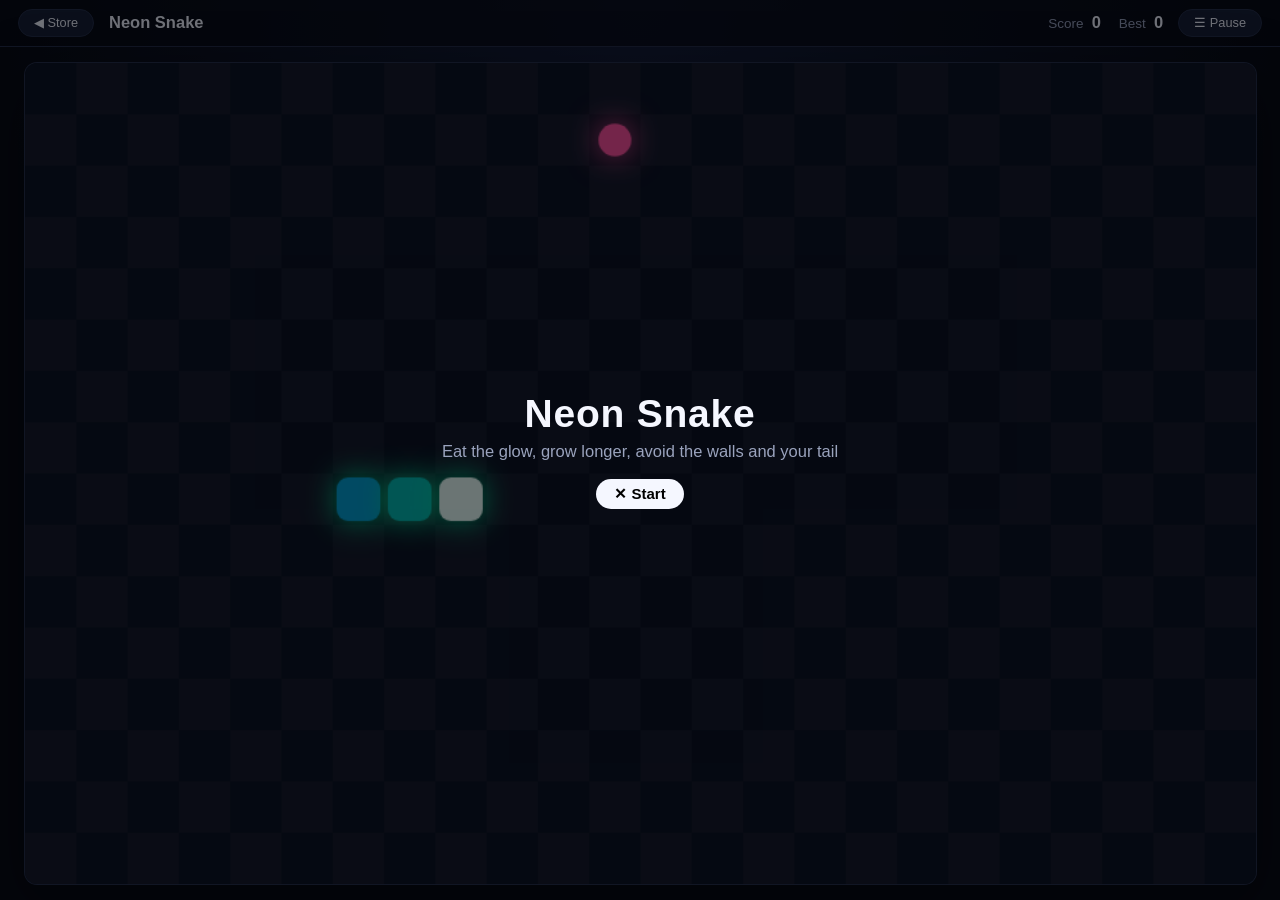
<file: ps5/games/games/snake/index.html>
<!doctype html>
<html lang="en">
<head>
<meta charset="utf-8">
<meta name="viewport" content="width=device-width, initial-scale=1, maximum-scale=1">
<title>Neon Snake</title>
<!-- SPDX-License-Identifier: GPL-3.0-or-later -->
<link rel="stylesheet" href="../../lib/kit.css">
</head>
<body>
<div class="kit-stage"><canvas id="c" width="960" height="640"></canvas></div>
<script src="../../lib/kit.js"></script>
<script>
(function () {
  'use strict';
  var COLS = 24, ROWS = 16, CELL = 40;
  var canvas = document.getElementById('c');
  var ctx = canvas.getContext('2d');
  var snake, dir, queue, food, score, state, last, step, eaten;

  Kit.init({
    id: 'snake', name: 'Neon Snake',
    controls: [['D-pad', 'Steer'], ['Cross', 'Start'], ['Options', 'Pause']],
    touch: [['a', '✕']]
  });
  Kit.fit(canvas, COLS / ROWS);

  function reset() {
    snake = [{ x: 8, y: 8 }, { x: 7, y: 8 }, { x: 6, y: 8 }];
    dir = { x: 1, y: 0 };
    queue = [];
    score = 0;
    eaten = 0;
    step = 140;
    Kit.setScore(0);
    placeFood();
  }

  function placeFood() {
    for (;;) {
      var f = { x: Math.floor(Math.random() * COLS), y: Math.floor(Math.random() * ROWS) };
      var hit = false;
      for (var i = 0; i < snake.length; i++) {
        if (snake[i].x === f.x && snake[i].y === f.y) { hit = true; break; }
      }
      if (!hit) { food = f; return; }
    }
  }

  var DIRS = { up: { x: 0, y: -1 }, down: { x: 0, y: 1 }, left: { x: -1, y: 0 }, right: { x: 1, y: 0 } };

  Kit.on(function (action, repeat) {
    if (state !== 'playing') {
      if (action === 'a') { begin(); }
      return;
    }
    var d = DIRS[action];
    if (!d || repeat) { return; }
    // Turns queue up, so two quick presses between steps both count.
    var lastDir = queue.length ? queue[queue.length - 1] : dir;
    if (d.x === -lastDir.x && d.y === -lastDir.y) { return; }
    if (d.x === lastDir.x && d.y === lastDir.y) { return; }
    if (queue.length < 3) { queue.push(d); }
  });

  function begin() {
    reset();
    state = 'playing';
    Kit.banner(null);
    last = Date.now();
  }

  function over() {
    state = 'over';
    var best = Kit.submit(score);
    Kit.banner('Game over', 'Score ' + score + (best ? ' · new best!' : ''), '✕  Play again');
  }

  function tick() {
    if (queue.length) { dir = queue.shift(); }
    var head = { x: snake[0].x + dir.x, y: snake[0].y + dir.y };
    if (head.x < 0 || head.y < 0 || head.x >= COLS || head.y >= ROWS) { over(); return; }
    for (var i = 0; i < snake.length - 1; i++) {
      if (snake[i].x === head.x && snake[i].y === head.y) { over(); return; }
    }
    snake.unshift(head);
    if (head.x === food.x && head.y === food.y) {
      eaten++;
      score += 10 + Math.floor(eaten / 5) * 5;
      Kit.setScore(score);
      step = Math.max(65, 140 - eaten * 3);
      placeFood();
    } else {
      snake.pop();
    }
  }

  function draw() {
    ctx.fillStyle = '#0a0f1c';
    ctx.fillRect(0, 0, canvas.width, canvas.height);
    ctx.fillStyle = 'rgba(255,255,255,0.035)';
    for (var x = 0; x < COLS; x++) {
      for (var y = 0; y < ROWS; y++) {
        if ((x + y) % 2) { ctx.fillRect(x * CELL, y * CELL, CELL, CELL); }
      }
    }
    var t = Date.now() / 300;
    ctx.shadowBlur = 24;
    ctx.shadowColor = '#ff4f9a';
    ctx.fillStyle = '#ff4f9a';
    var r = CELL * (0.32 + Math.sin(t) * 0.04);
    ctx.beginPath();
    ctx.arc(food.x * CELL + CELL / 2, food.y * CELL + CELL / 2, r, 0, Math.PI * 2);
    ctx.fill();
    ctx.shadowColor = '#00d68f';
    for (var i = snake.length - 1; i >= 0; i--) {
      var k = i / snake.length;
      ctx.fillStyle = i === 0 ? '#eafff6' : 'rgb(' + Math.floor(0 + 0 * k) + ',' + Math.floor(214 - 80 * k) + ',' + Math.floor(143 + 100 * k) + ')';
      var s = snake[i];
      roundRect(s.x * CELL + 3, s.y * CELL + 3, CELL - 6, CELL - 6, 9);
    }
    ctx.shadowBlur = 0;
  }

  function roundRect(x, y, w, h, r) {
    ctx.beginPath();
    ctx.moveTo(x + r, y);
    ctx.arcTo(x + w, y, x + w, y + h, r);
    ctx.arcTo(x + w, y + h, x, y + h, r);
    ctx.arcTo(x, y + h, x, y, r);
    ctx.arcTo(x, y, x + w, y, r);
    ctx.fill();
  }

  function frame() {
    if (state === 'playing' && !Kit.paused()) {
      var now = Date.now();
      // Catch up a step at a time, at most a few, after a slow frame.
      for (var n = 0; now - last >= step && n < 3 && state === 'playing'; n++) {
        last += step;
        tick();
      }
      if (now - last > step * 3) { last = now; }
    } else {
      last = Date.now();
    }
    draw();
    window.requestAnimationFrame(frame);
  }

  reset();
  state = 'ready';
  Kit.banner('Neon Snake', 'Eat the glow, grow longer, avoid the walls and your tail', '✕  Start');
  frame();
})();
</script>
</body>
</html>
</file>
<file: ps5/games/lib/kit.css>
/* What every game page shares: the bar, pause, banners, touch buttons.
   SPDX-License-Identifier: GPL-3.0-or-later */
:root {
  --bg: #05070d; --panel: #0d1220; --raised: #151c30; --line: #232c45;
  --text: #f5f7ff; --muted: #9aa3bd; --accent: #3d7bff; --good: #3ddc97; --bad: #ff5d6c;
}
html { font-size: 20px; font-size: clamp(15px, 1.15vw, 26px); }
html, body { margin: 0; height: 100%; background: var(--bg); color: var(--text); overflow: hidden;
  font-family: "SST", "SST Roman", "SST-Roman", -apple-system, "Segoe UI", Roboto, Helvetica, Arial, sans-serif;
  -webkit-user-select: none; user-select: none; -webkit-tap-highlight-color: transparent; }
body { display: flex; flex-direction: column; background: radial-gradient(ellipse at top, #121a33 0%, var(--bg) 70%); }
button { font: inherit; color: inherit; cursor: pointer; }
button:focus { outline: 3px solid var(--text); outline-offset: 3px; }

.kit-bar { display: flex; align-items: center; gap: 1rem; padding: 0.6rem 1.2rem; flex: none;
  border-bottom: 1px solid var(--line); background: rgba(5, 7, 13, 0.7); }
.kit-back, .kit-help { background: var(--raised); border: 1px solid var(--line); border-radius: 999px;
  padding: 0.35rem 1rem; font-size: 0.85rem; }
.kit-title { font-weight: 600; font-size: 1.1rem; flex: 1; white-space: nowrap; overflow: hidden; text-overflow: ellipsis; }
.kit-score { display: flex; gap: 1.2rem; color: var(--muted); font-size: 0.9rem; }
.kit-score b { color: var(--text); font-size: 1.1rem; margin-left: 0.3rem; }

.kit-stage { flex: 1; display: flex; align-items: center; justify-content: center; padding: 16px; min-height: 0; }
.kit-stage canvas { display: block; border-radius: 12px; background: #0a0f1c; box-shadow: 0 0 0 1px var(--line), 0 20px 60px rgba(0, 0, 0, 0.5); }

.kit-pause, .kit-banner { position: fixed; left: 0; top: 0; right: 0; bottom: 0; display: none;
  align-items: center; justify-content: center; background: rgba(3, 5, 10, 0.72); z-index: 20; }
.kit-pause.kit-shown, .kit-banner.kit-shown { display: flex; }
.kit-banner { background: rgba(3, 5, 10, 0.55); flex-direction: column; text-align: center; pointer-events: none; z-index: 10; }
.kit-banner h2 { font-size: 2.6rem; margin: 0 0 0.4rem; letter-spacing: 0.02em; }
.kit-banner p { color: var(--muted); margin: 0 0 1.2rem; font-size: 1.1rem; padding: 0 16px; }
.kit-hint { display: inline-block; padding: 0.4rem 1.2rem; border-radius: 999px; background: var(--text); color: #000; font-weight: 600; }
.kit-pause-box { background: var(--panel); border: 1px solid var(--line); border-radius: 18px; padding: 1.6rem 2rem; min-width: 18rem; max-width: 90vw; }
.kit-pause-box h2 { margin: 0 0 1rem; }
.kit-controls { list-style: none; margin: 0 0 1.4rem; padding: 0; }
.kit-controls li { display: flex; gap: 1rem; padding: 0.35rem 0; border-bottom: 1px solid var(--line); font-size: 0.9rem; }
.kit-controls b { min-width: 8rem; }
.kit-controls span { color: var(--muted); }
.kit-pause-row { display: flex; gap: 0.8rem; }
.kit-btn { background: var(--raised); border: 1px solid var(--line); border-radius: 10px; padding: 0.6rem 1.2rem; }
.kit-primary { background: var(--text); color: #000; border-color: var(--text); font-weight: 600; }

.kit-touch { display: flex; justify-content: space-between; align-items: center; padding: 8px 20px 16px; flex: none; }
.kit-dirs { position: relative; width: 150px; height: 150px; }
.kit-dirs button, .kit-act { position: absolute; width: 52px; height: 52px; border-radius: 50%;
  background: var(--raised); border: 1px solid var(--line); font-size: 18px; touch-action: none; }
.kit-up { left: 49px; top: 0; } .kit-down { left: 49px; bottom: 0; }
.kit-left { left: 0; top: 49px; } .kit-right { right: 0; top: 49px; }
.kit-acts { display: flex; gap: 14px; }
.kit-act { position: static; width: 64px; height: 64px; font-size: 22px; }

@media (max-width: 640px) {
  .kit-touch { padding: 6px 16px 14px; }
  .kit-dirs { width: 132px; height: 132px; }
  .kit-dirs button { width: 44px; height: 44px; font-size: 15px; }
  .kit-up, .kit-down { left: 44px; } .kit-left, .kit-right { top: 44px; }
  .kit-acts { gap: 8px; }
  .kit-act { width: 52px; height: 52px; font-size: 19px; }
  .kit-score { gap: 0.6rem; font-size: 0.8rem; }
  .kit-help { display: none; }
  .kit-banner h2 { font-size: 2rem; }
  .kit-bar { padding: 0.5rem 16px; gap: 0.6rem; }
}
</file>
